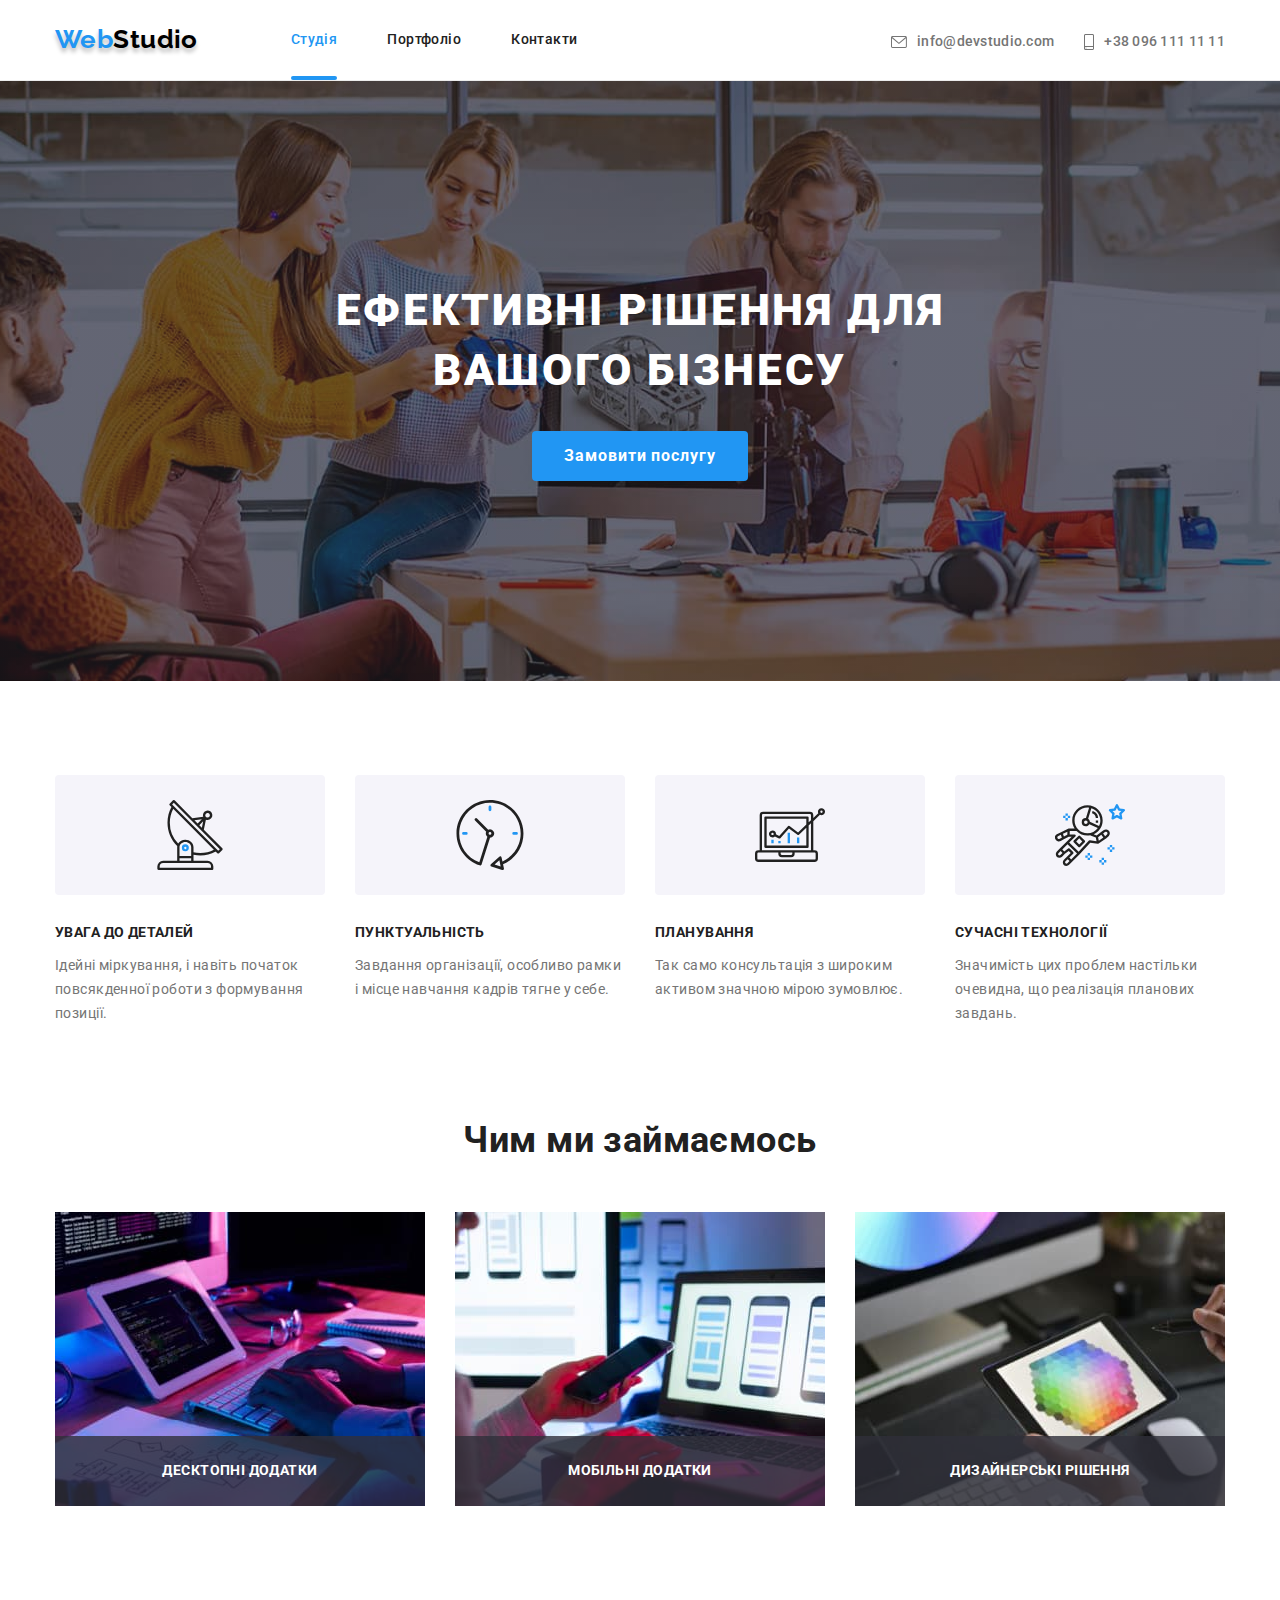
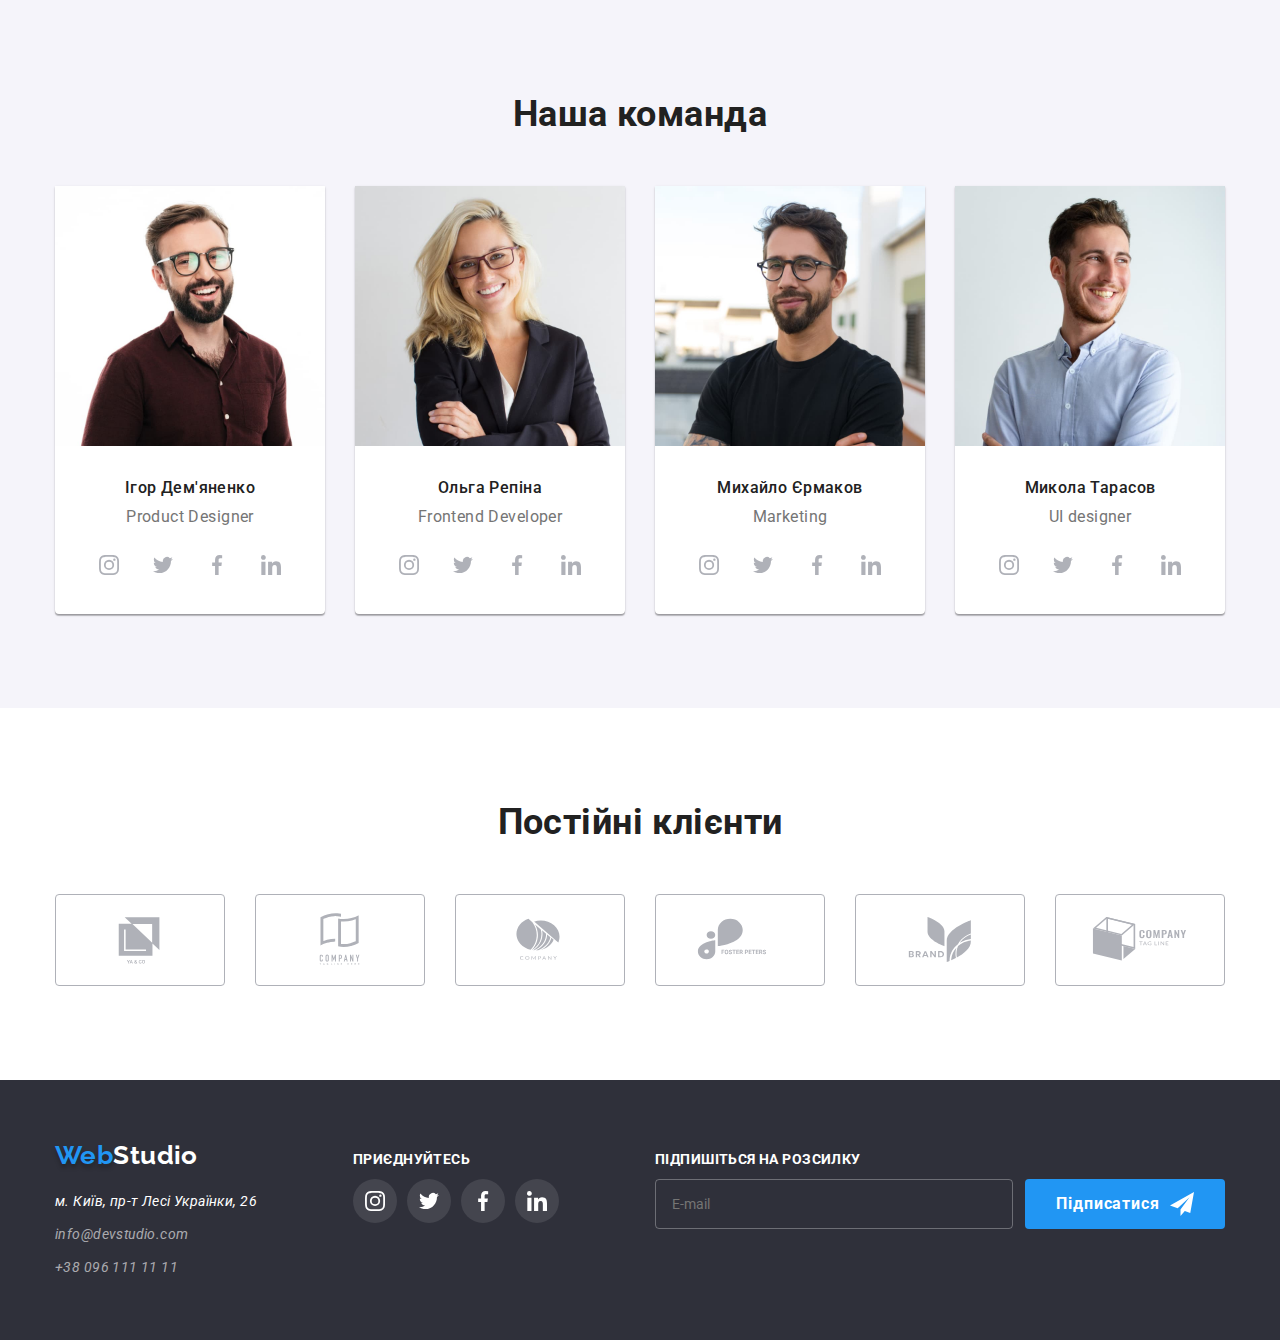
<file: index.html>
<!DOCTYPE html>
<html lang="uk">
  <head>
    <meta charset="UTF-8" />
    <meta http-equiv="X-UA-Compatible" content="IE=edge" />
    <meta name="viewport" content="width=device-width, initial-scale=1.0" />
    <title lang="en">WebStudio</title>
    <link rel="preconnect" href="https://fonts.googleapis.com" />
    <link rel="preconnect" href="https://fonts.gstatic.com" crossorigin />
    <link
      href="https://fonts.googleapis.com/css2?family=Raleway:wght@700&family=Roboto:wght@400;500;700;900&display=swap"
      rel="stylesheet"
    />
    <link
      rel="stylesheet"
      href="https://cdnjs.cloudflare.com/ajax/libs/modern-normalize/1.1.0/modern-normalize.min.css"
    />
    <link rel="stylesheet" href="./css/styles.css" />
  </head>
  <body>
    <!-- header -->
    <header class="header">
      <div class="nav container">
        <nav class="main-nav">
          <a href="/index.html" lang="en" class="header-logo-link"
            ><span class="logo-icon">Web</span>Studio</a
          >
          <ul class="header-list list">
            <li class="header-list-item">
              <a href="" class="nav-link current"
                ><span class="nav-item">Студія</span></a
              >
            </li>
            <li class="header-list-item">
              <a href="./portfolio.html" class="nav-link">Портфоліо</a>
            </li>
            <li class="header-list-item">
              <a href="" class="nav-link">Контакти</a>
            </li>
          </ul>
        </nav>
        <ul class="contact-link list">
          <li>
            <a
              href="mailto:info@devstudio.com"
              class="contact-link-item contact"
            >
              <svg class="icon-header" width="16" height="12">
                <use href="./images/header/symbol-defs.svg#icon-envelope"></use>
              </svg>
              info@devstudio.com</a
            >
          </li>
          <li>
            <a href="tel:+380961111111" class="contact-link-item contact">
              <svg class="icon-header" width="10" height="16">
                <use
                  href="./images/header/symbol-defs.svg#icon-smartphone"
                ></use>
              </svg>
              +38 096 111 11 11</a
            >
          </li>
        </ul>
      </div>
    </header>

    <!-- hero content -->
    <main>
      <section class="section hero">
        <div class="container">
          <h1 class="hero-title">Ефективні рішення для вашого бізнесу</h1>
          <button type="button" class="hero-button" data-modal-open>
            Замовити послугу
          </button>
        </div>
      </section>

      <!-- features -->
      <section class="section features">
        <h2 class="visually-hidden">Особливості</h2>
        <div class="container">
          <ul class="features-list list">
            <li class="features-list-item icon-antenna">
              <div class="features-text">
                <svg class="features-icon" width="70" height="70">
                  <use
                    href="./images/features/symbol-defs.svg#icon-antenna"
                  ></use>
                </svg>
              </div>
              <h3 class="features-title">Увага до деталей</h3>
              <p class="text">
                Ідейні міркування, і навіть початок повсякденної роботи з
                формування позиції.
              </p>
            </li>
            <li class="features-list-item icon-clock">
              <div class="features-text">
                <svg class="features-icon" width="70" height="70">
                  <use
                    href="./images/features/symbol-defs.svg#icon-clock"
                  ></use>
                </svg>
              </div>
              <h3 class="features-title">Пунктуальність</h3>
              <p class="text">
                Завдання організації, особливо рамки і місце навчання кадрів
                тягне у себе.
              </p>
            </li>
            <li class="features-list-item icon-diagram">
              <div class="features-text">
                <svg class="features-icon" width="70" height="70">
                  <use
                    href="./images/features/symbol-defs.svg#icon-diagram"
                  ></use>
                </svg>
              </div>
              <h3 class="features-title">Планування</h3>
              <p class="text">
                Так само консультація з широким активом значною мірою зумовлює.
              </p>
            </li>
            <li class="features-list-item icon-astronaut">
              <div class="features-text">
                <svg class="features-icon" width="70" height="70">
                  <use
                    href="./images/features/symbol-defs.svg#icon-astronaut"
                  ></use>
                </svg>
              </div>
              <h3 class="features-title">Сучасні технології</h3>
              <p class="text">
                Значимість цих проблем настільки очевидна, що реалізація
                планових завдань.
              </p>
            </li>
          </ul>
        </div>
      </section>

      <!-- about -->
      <section class="section about">
        <div class="container">
          <h2 class="section-title">Чим ми займаємось</h2>
          <ul class="about-list list">
            <li class="about-item">
              <div class="about-thumb">
                <img
                  src="./images/about/box1.jpg"
                  alt="Написання коду"
                  width="370"
                  height="294"
                />
                <p class="about-text">Десктопні додатки</p>
              </div>
            </li>
            <li class="about-item">
              <div class="about-thumb">
                <img
                  src="./images/about/box2.jpg"
                  alt="Розробка мобільного додатку"
                  width="370"
                  height="294"
                />
                <p class="about-text">Мобільні додатки</p>
              </div>
            </li>
            <li class="about-item">
              <div class="about-thumb">
                <img
                  src="./images/about/box3.jpg"
                  alt="Підбірка кольорів"
                  width="370"
                  height="294"
                />
                <p class="about-text">Дизайнерські рішення</p>
              </div>
            </li>
          </ul>
        </div>
      </section>

      <!-- team -->
      <section class="section team">
        <div class="container">
          <h2 class="section-title team">Наша команда</h2>
          <ul class="team-list list">
            <li class="team-item">
              <img
                src="./images/team/team1.jpg"
                alt="фото Ігоря Дем'яненко"
                width="270"
                height="260"
                class="team-img"
              />
              <div class="team-info">
                <h3 class="team-title">Ігор Дем'яненко</h3>
                <p class="team-text" lang="en">Product Designer</p>
                <ul class="team-soc-list list">
                  <li class="team-soc-item">
                    <a href="" class="team-soc-link">
                      <svg class="team-soc-icon" width="20" height="20">
                        <use
                          href="./images/team/symbol-defs.svg#icon-instagram1"
                        ></use>
                      </svg>
                    </a>
                  </li>
                  <li class="team-soc-item">
                    <a href="" class="team-soc-link">
                      <svg class="team-soc-icon" width="20" height="20">
                        <use
                          href="./images/team/symbol-defs.svg#icon-twitter1"
                        ></use></svg
                    ></a>
                  </li>
                  <li class="team-soc-item">
                    <a href="" class="team-soc-link">
                      <svg class="team-soc-icon" width="20" height="20">
                        <use
                          href="./images/team/symbol-defs.svg#icon-facebook1"
                        ></use></svg
                    ></a>
                  </li>
                  <li class="team-soc-item">
                    <a href="" class="team-soc-link">
                      <svg class="team-soc-icon" width="20" height="20">
                        <use
                          href="./images/team/symbol-defs.svg#icon-linkedin1"
                        ></use></svg
                    ></a>
                  </li>
                </ul>
              </div>
            </li>
            <li class="team-item">
              <img
                src="./images/team/team2.jpg"
                alt="фото Ольги Репіної"
                width="270"
                height="260"
              />
              <div class="team-info">
                <h3 class="team-title">Ольга Репіна</h3>
                <p class="team-text" lang="en">Frontend Developer</p>
                <ul class="team-soc-list list">
                  <li class="team-soc-item">
                    <a href="" class="team-soc-link">
                      <svg class="team-soc-icon" width="20" height="20">
                        <use
                          href="./images/team/symbol-defs.svg#icon-instagram1"
                        ></use>
                      </svg>
                    </a>
                  </li>
                  <li class="team-soc-item">
                    <a href="" class="team-soc-link">
                      <svg class="team-soc-icon" width="20" height="20">
                        <use
                          href="./images/team/symbol-defs.svg#icon-twitter1"
                        ></use></svg
                    ></a>
                  </li>
                  <li class="team-soc-item">
                    <a href="" class="team-soc-link">
                      <svg class="team-soc-icon" width="20" height="20">
                        <use
                          href="./images/team/symbol-defs.svg#icon-facebook1"
                        ></use></svg
                    ></a>
                  </li>
                  <li class="team-soc-item">
                    <a href="" class="team-soc-link">
                      <svg class="team-soc-icon" width="20" height="20">
                        <use
                          href="./images/team/symbol-defs.svg#icon-linkedin1"
                        ></use></svg
                    ></a>
                  </li>
                </ul>
              </div>
            </li>
            <li class="team-item">
              <img
                src="./images/team/team3.jpg"
                alt="фото Михайла Єрмакова"
                width="270"
                height="260"
              />
              <div class="team-info">
                <h3 class="team-title">Михайло Єрмаков</h3>
                <p class="team-text" lang="en">Marketing</p>
                <ul class="team-soc-list list">
                  <li class="team-soc-item">
                    <a href="" class="team-soc-link">
                      <svg class="team-soc-icon" width="20" height="20">
                        <use
                          href="./images/team/symbol-defs.svg#icon-instagram1"
                        ></use>
                      </svg>
                    </a>
                  </li>
                  <li class="team-soc-item">
                    <a href="" class="team-soc-link">
                      <svg class="team-soc-icon" width="20" height="20">
                        <use
                          href="./images/team/symbol-defs.svg#icon-twitter1"
                        ></use></svg
                    ></a>
                  </li>
                  <li class="team-soc-item">
                    <a href="" class="team-soc-link">
                      <svg class="team-soc-icon" width="20" height="20">
                        <use
                          href="./images/team/symbol-defs.svg#icon-facebook1"
                        ></use></svg
                    ></a>
                  </li>
                  <li class="team-soc-item">
                    <a href="" class="team-soc-link">
                      <svg class="team-soc-icon" width="20" height="20">
                        <use
                          href="./images/team/symbol-defs.svg#icon-linkedin1"
                        ></use></svg
                    ></a>
                  </li>
                </ul>
              </div>
            </li>
            <li class="team-item">
              <img
                src="./images/team/team4.jpg"
                alt="фото Миколи Тарасова"
                width="270"
                height="260"
              />
              <div class="team-info">
                <h3 class="team-title">Микола Тарасов</h3>
                <p class="team-text" lang="en">UI designer</p>
                <ul class="team-soc-list list">
                  <li class="team-soc-item">
                    <a href="" class="team-soc-link">
                      <svg class="team-soc-icon" width="20" height="20">
                        <use
                          href="./images/team/symbol-defs.svg#icon-instagram1"
                        ></use>
                      </svg>
                    </a>
                  </li>
                  <li class="team-soc-item">
                    <a href="" class="team-soc-link">
                      <svg class="team-soc-icon" width="20" height="20">
                        <use
                          href="./images/team/symbol-defs.svg#icon-twitter1"
                        ></use></svg
                    ></a>
                  </li>
                  <li class="team-soc-item">
                    <a href="" class="team-soc-link">
                      <svg class="team-soc-icon" width="20" height="20">
                        <use
                          href="./images/team/symbol-defs.svg#icon-facebook1"
                        ></use></svg
                    ></a>
                  </li>
                  <li class="team-soc-item">
                    <a href="" class="team-soc-link">
                      <svg class="team-soc-icon" width="20" height="20">
                        <use
                          href="./images/team/symbol-defs.svg#icon-linkedin1"
                        ></use></svg
                    ></a>
                  </li>
                </ul>
              </div>
            </li>
          </ul>
        </div>
      </section>

      <!-- clinents -->
      <section class="section">
        <div class="container">
          <h2 class="section-title">Постійні клієнти</h2>
          <ul class="clients-list list">
            <li class="clients-list-item">
              <a href="" class="clients-link"
                ><svg class="clients-icon" width="106" height="60">
                  <use
                    href="./images/clients/symbol-defs.svg#icon-client1"
                  ></use></svg
              ></a>
            </li>
            <li class="clients-list-item">
              <a href="" class="clients-link"
                ><svg class="clients-icon" width="106" height="60">
                  <use
                    href="./images/clients/symbol-defs.svg#icon-client2"
                  ></use></svg
              ></a>
            </li>
            <li class="clients-list-item">
              <a href="" class="clients-link"
                ><svg class="clients-icon" width="106" height="60">
                  <use
                    href="./images/clients/symbol-defs.svg#icon-client3"
                  ></use></svg
              ></a>
            </li>
            <li class="clients-list-item">
              <a href="" class="clients-link"
                ><svg class="clients-icon" width="106" height="60">
                  <use
                    href="./images/clients/symbol-defs.svg#icon-client4"
                  ></use></svg
              ></a>
            </li>
            <li class="clients-list-item">
              <a href="" class="clients-link"
                ><svg class="clients-icon" width="106" height="60">
                  <use
                    href="./images/clients/symbol-defs.svg#icon-client5"
                  ></use></svg
              ></a>
            </li>
            <li class="clients-list-item">
              <a class="clients-link">
                <svg class="clients-icon" width="106" height="60">
                  <use
                    href="./images/clients/symbol-defs.svg#icon-client6"
                  ></use>
                </svg>
              </a>
            </li>
          </ul>
        </div>
      </section>
    </main>
    <!-- footer -->
    <footer class="footer">
      <div class="main-footer container">
        <div>
          <a href="/index.html" lang="en" class="footer-logo-link">
            <span class="logo-icon">Web</span>Studio</a
          >

          <address>
            <ul class="footer-list list">
              <li class="footer-item">
                <a
                  href="https://goo.gl/maps/As9qBDeMbdzoeBJFA"
                  target="_blank"
                  rel="noreferrer noopener"
                  class="footer-adress"
                  >м. Київ, пр-т Лесі Українки, 26</a
                >
              </li>
              <li class="footer-item">
                <a href="mailto:info@devstudio.com" class="footer-contact-link"
                  >info@devstudio.com</a
                >
              </li>
              <li class="footer-item">
                <a href="tel:+380961111111" class="footer-contact-link"
                  >+38 096 111 11 11</a
                >
              </li>
            </ul>
          </address>
        </div>
        <div class="join">
          <h2 class="join-title">Приєднуйтесь</h2>
          <ul class="join-list list">
            <li class="join-item">
              <a href="" class="join-link">
                <svg class="join-soc-icon" width="20" height="20">
                  <use
                    href="./images/footer/symbol-defs.svg#icon-instagram1"
                  ></use></svg
              ></a>
            </li>
            <li class="join-item">
              <a href="" class="join-link">
                <svg class="join-soc-icon" width="20" height="20">
                  <use
                    href="./images/footer/symbol-defs.svg#icon-twitter1"
                  ></use></svg
              ></a>
            </li>
            <li class="join-item">
              <a href="" class="join-link">
                <svg class="join-soc-icon" width="20" height="20">
                  <use
                    href="./images/footer/symbol-defs.svg#icon-facebook1"
                  ></use></svg
              ></a>
            </li>
            <li class="join-item">
              <a href="" class="join-link">
                <svg class="join-soc-icon" width="20" height="20">
                  <use
                    href="./images/footer/symbol-defs.svg#icon-linkedin1"
                  ></use></svg
              ></a>
            </li>
          </ul>
        </div>
        <div class="subscribe">
          <h2 class="subscribe-title">Підпишіться на розсилку</h2>
          <form>
            <input
              type="email"
              name="subscribe-email"
              placeholder="E-mail"
              class="subscribe-form"
            />
            <button type="submit" class="subscribe-button">
              Підписатися
              <svg class="subscribe-icon" width="24" height="24">
                <use
                  href="./images/footer/symbol-defs.svg#icon-subscribe"
                ></use>
              </svg>
            </button>
          </form>
        </div>
      </div>
    </footer>

    <div class="backdrop is-hidden" data-modal>
      <div class="modal">
        <button data-modal-close class="modal-close">
          <svg class="modal-close-img">
            <use href="./images/hero/symbol-defs.svg#icon-close-tag"></use>
          </svg>
        </button>
        <div class="modal-form">
          <p class="modal-title">Залиште свої дані, ми вам передзвонимо</p>
          <form>
            <div class="modal-field">
              <label for="user-name" class="modal-label">Ім'я</label>
              <div class="input-wrap">
                <input
                  type="name"
                  class="modal-input"
                  name="user-name"
                  id="user-name"
                />
                <svg class="modal-input-icon" width="18" height="18">
                  <use href="./images/modal/symbol-defs.svg#icon-person"></use>
                </svg>
              </div>
            </div>
            <div class="modal-field">
              <label for="user-tel" class="modal-label">Телефон</label>
              <div class="input-wrap">
                <input
                  type="tel"
                  class="modal-input"
                  name="user-tel"
                  id="user-tel"
                />
                <svg class="modal-input-icon" width="18" height="18">
                  <use href="./images/modal/symbol-defs.svg#icon-phone"></use>
                </svg>
              </div>
            </div>
            <div class="modal-field">
              <label for="user-email" class="modal-label">Пошта</label>
              <div class="input-wrap">
                <input
                  type="email"
                  class="modal-input"
                  name="user-email"
                  id="user-email"
                />
                <svg class="modal-input-icon" width="18" height="18">
                  <use href="./images/modal/symbol-defs.svg#icon-email"></use>
                </svg>
              </div>
            </div>
            <div class="modal-field div-feedback">
              <label for="feedback" class="modal-label">Коментар</label>
              <textarea
                name="feedback"
                id="feedback"
                placeholder="Введіть текст"
                class="feedback-text modal-input"
              ></textarea>
            </div>
            <div class="modal-field checkbox">
              <input
                type="checkbox"
                name="privacy"
                id="privacy"
                class="input-check visually-hidden"
                value="true"
                required
              />
              <label for="privacy" class="check-text">
                <span>
                  <svg class="check-icon" width="16" height="15">
                    <use href="./images/modal/symbol-defs.svg#icon-che1"></use>
                  </svg>
                </span>
                Погоджуюся з розсилкою та приймаю 
                <a href="#" class="policy-link">Умови договору</a>
              </label>
            </div>
            <button type="submit" class="privacy-button">Відправити</button>
          </form>
        </div>
      </div>
    </div>
    <script src="./js/modal.js"></script>
  </body>
</html>
</file>
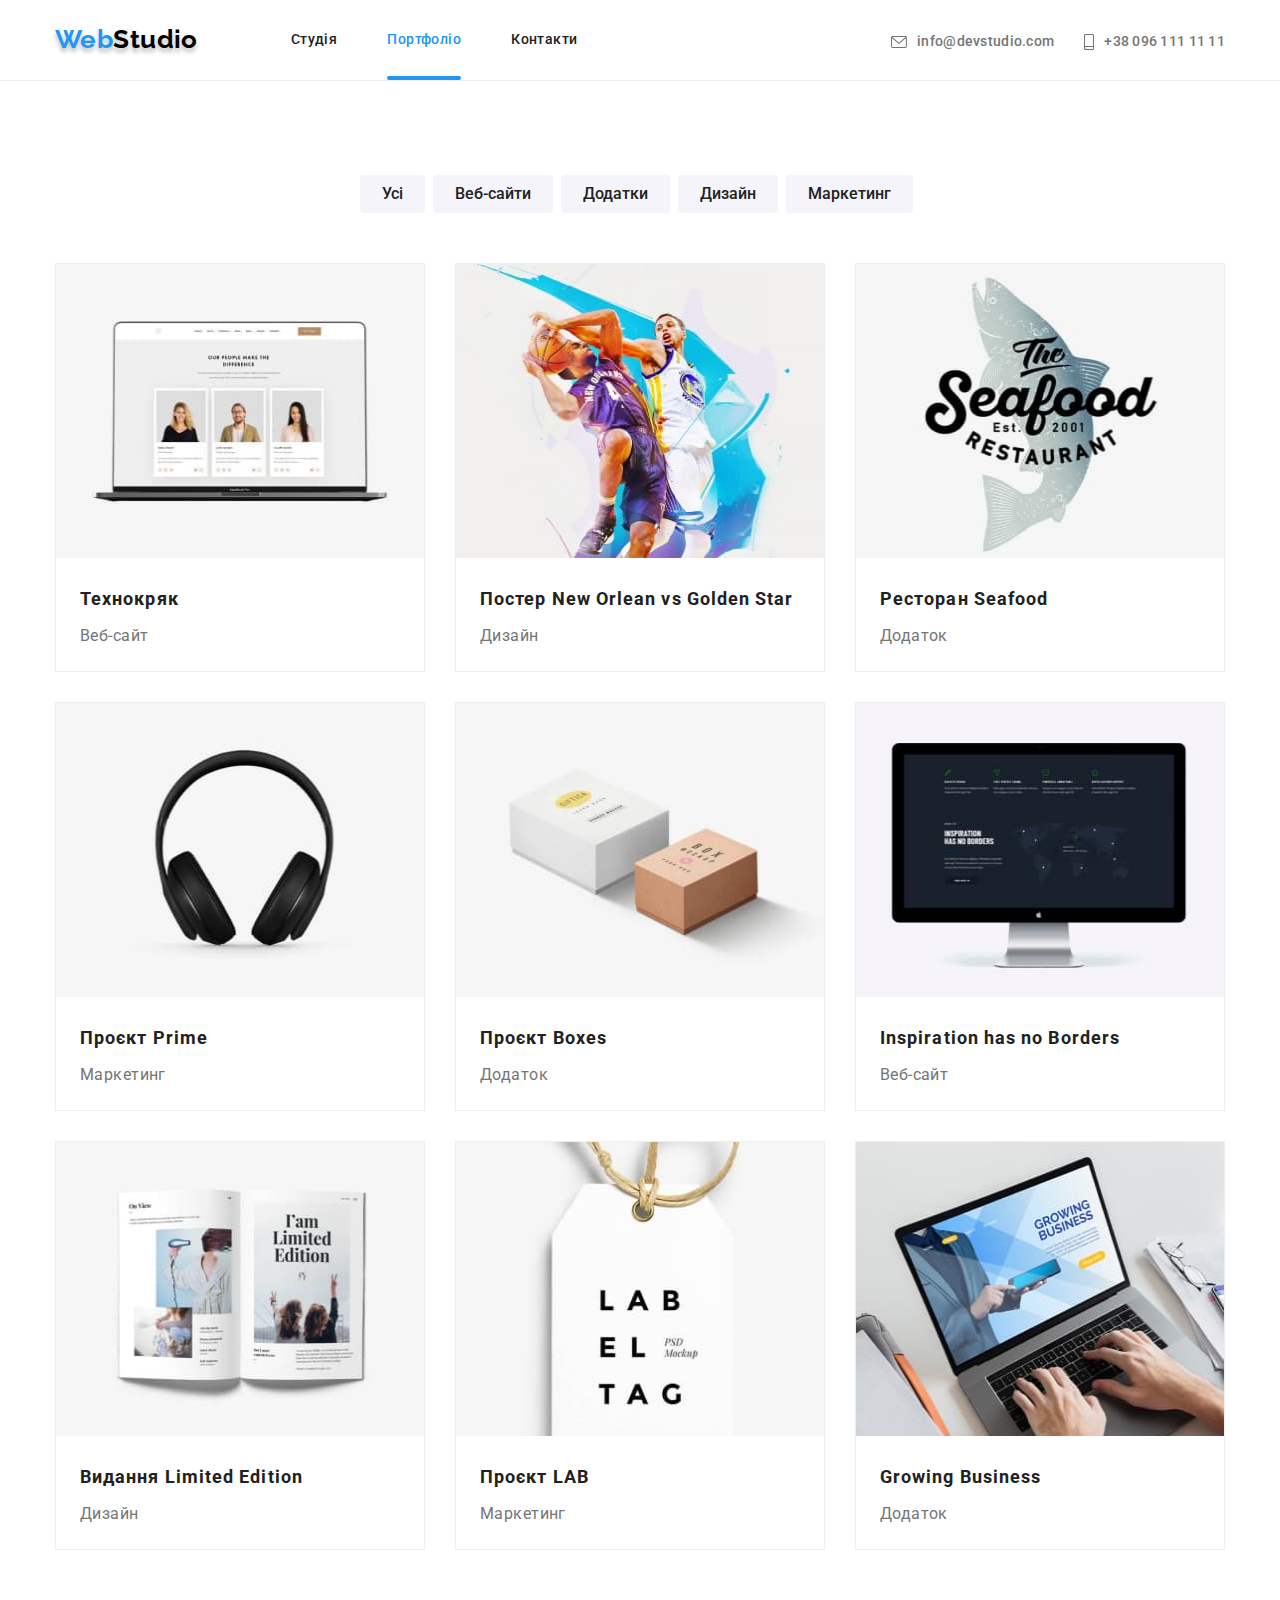
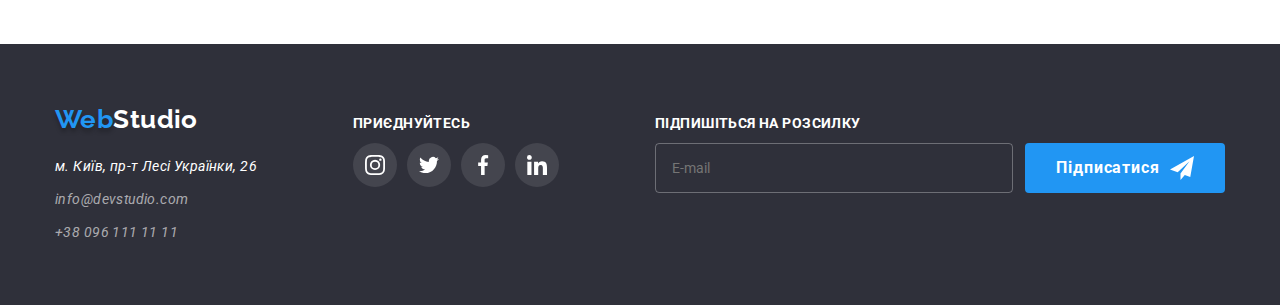
<file: portfolio.html>
<!DOCTYPE html>
<html lang="en">
  <head>
    <meta charset="UTF-8" />
    <meta http-equiv="X-UA-Compatible" content="IE=edge" />
    <meta name="viewport" content="width=device-width, initial-scale=1.0" />
    <title lang="en">WebStudio</title>
    <link rel="preconnect" href="https://fonts.googleapis.com" />
    <link rel="preconnect" href="https://fonts.gstatic.com" crossorigin />
    <link
      href="https://fonts.googleapis.com/css2?family=Raleway:wght@700&family=Roboto:wght@400;500;700;900&display=swap"
      rel="stylesheet"
    />
    <link
      rel="stylesheet"
      href="https://cdnjs.cloudflare.com/ajax/libs/modern-normalize/1.1.0/modern-normalize.min.css"
    />
    <link rel="stylesheet" href="./css/styles.css" />
  </head>
  <body>
    <!-- header -->
    <header class="header">
      <div class="nav container">
        <nav class="main-nav">
          <a href="/index.html" lang="en" class="header-logo-link"
            ><span class="logo-icon">Web</span>Studio</a
          >
          <ul class="header-list list">
            <li class="header-list-item">
              <a href="./index.html" class="nav-link">Студія</a>
            </li>
            <li class="header-list-item">
              <a href="" class="nav-link current"
                ><span class="nav-item">Портфоліо</span></a
              >
            </li>
            <li class="header-list-item">
              <a href="" class="nav-link">Контакти</a>
            </li>
          </ul>
        </nav>
        <ul class="contact-link list">
          <li>
            <a
              href="mailto:info@devstudio.com"
              class="contact-link-item contact"
            >
              <svg class="icon-header" width="16" height="12">
                <use href="./images/header/symbol-defs.svg#icon-envelope"></use>
              </svg>
              info@devstudio.com</a
            >
          </li>
          <li>
            <a href="tel:+380961111111" class="contact-link-item contact">
              <svg class="icon-header" width="10" height="16">
                <use
                  href="./images/header/symbol-defs.svg#icon-smartphone"
                ></use>
              </svg>
              +38 096 111 11 11</a
            >
          </li>
        </ul>
      </div>
    </header>

    <!-- content -->
    <main>
      <section class="section project">
        <div class="container">
          <h1 class="visually-hidden">Портфоліо</h1>
          <ul class="filter-list list">
            <li class="filter-item">
              <button type="button" class="filter-btn">Усі</button>
            </li>
            <li class="filter-item">
              <button type="button" class="filter-btn">Веб-сайти</button>
            </li>
            <li class="filter-item">
              <button type="button" class="filter-btn">Додатки</button>
            </li>
            <li class="filter-item">
              <button type="button" class="filter-btn">Дизайн</button>
            </li>
            <li class="filter-item">
              <button type="button" class="filter-btn">Маркетинг</button>
            </li>
          </ul>
          <ul class="project-list list">
            <li class="project-card">
              <a href="" class="project-link">
                <div class="project-thumb">
                  <img
                    src="./images/portfolio/portfolio1.jpg"
                    alt="Розробка веб-сайту"
                    width="370"
                    height="294"
                    class="project-img"
                  />
                  <p class="project-overlay-text">
                    Ресурс пропонує комплексні пропозиції з різним рівнем
                    функціоналу та сервісів. Все це дозволить відвідувачу
                    отримати вичерпні відомості про компанію чи приватну особу.
                  </p>
                </div>
                <div class="project-info">
                  <h2 class="project-title">Технокряк</h2>
                  <p class="project-text">Веб-сайт</p>
                </div>
              </a>
            </li>
            <li class="project-card">
              <a href="" class="project-link">
                <div class="project-thumb">
                  <img
                    src="./images/portfolio/portfolio2.jpg"
                    alt="Розробка веб-сайту"
                    width="370"
                    height="294"
                    class="project-img"
                  />
                  <p class="project-overlay-text">
                    Ресурс пропонує комплексні пропозиції з різним рівнем
                    функціоналу та сервісів. Все це дозволить відвідувачу
                    отримати вичерпні відомості про компанію чи приватну особу.
                  </p>
                </div>
                <div class="project-info">
                  <h2 class="project-title">
                    Постер New Orlean vs Golden Star
                  </h2>
                  <p class="project-text">Дизайн</p>
                </div>
              </a>
            </li>
            <li class="project-card">
              <a href="" class="project-link">
                <div class="project-thumb">
                  <img
                    src="./images/portfolio/portfolio3.jpg"
                    alt="Розробка веб-сайту"
                    width="370"
                    height="294"
                    class="project-img"
                  />
                  <p class="project-overlay-text">
                    Ресурс пропонує комплексні пропозиції з різним рівнем
                    функціоналу та сервісів. Все це дозволить відвідувачу
                    отримати вичерпні відомості про компанію чи приватну особу.
                  </p>
                </div>
                <div class="project-info">
                  <h2 class="project-title">Ресторан Seafood</h2>
                  <p class="project-text">Додаток</p>
                </div>
              </a>
            </li>
            <li class="project-card">
              <a href="" class="project-link">
                <div class="project-thumb">
                  <img
                    src="./images/portfolio/portfolio4.jpg"
                    alt="Розробка веб-сайту"
                    width="370"
                    height="294"
                    class="project-img"
                  />
                  <p class="project-overlay-text">
                    Ресурс пропонує комплексні пропозиції з різним рівнем
                    функціоналу та сервісів. Все це дозволить відвідувачу
                    отримати вичерпні відомості про компанію чи приватну особу.
                  </p>
                </div>
                <div class="project-info">
                  <h2 class="project-title">Проєкт Prime</h2>
                  <p class="project-text">Маркетинг</p>
                </div>
              </a>
            </li>
            <li class="project-card">
              <a href="" class="project-link">
                <div class="project-thumb">
                  <img
                    src="./images/portfolio/portfolio5.jpg"
                    alt="Розробка веб-сайту"
                    width="370"
                    height="294"
                    class="project-img"
                  />
                  <p class="project-overlay-text">
                    Ресурс пропонує комплексні пропозиції з різним рівнем
                    функціоналу та сервісів. Все це дозволить відвідувачу
                    отримати вичерпні відомості про компанію чи приватну особу.
                  </p>
                </div>
                <div class="project-info">
                  <h2 class="project-title">Проєкт Boxes</h2>
                  <p class="project-text">Додаток</p>
                </div>
              </a>
            </li>
            <li class="project-card">
              <a href="" class="project-link">
                <div class="project-thumb">
                  <img
                    src="./images/portfolio/portfolio6.jpg"
                    alt="Розробка веб-сайту"
                    width="370"
                    height="294"
                    class="project-img"
                  />
                  <p class="project-overlay-text">
                    Ресурс пропонує комплексні пропозиції з різним рівнем
                    функціоналу та сервісів. Все це дозволить відвідувачу
                    отримати вичерпні відомості про компанію чи приватну особу.
                  </p>
                </div>
                <div class="project-info">
                  <h2 class="project-title">Inspiration has no Borders</h2>
                  <p class="project-text">Веб-сайт</p>
                </div>
              </a>
            </li>
            <li class="project-card">
              <a href="" class="project-link">
                <div class="project-thumb">
                  <img
                    src="./images/portfolio/portfolio7.jpg"
                    alt="Розробка веб-сайту"
                    width="370"
                    height="294"
                    class="project-img"
                  />
                  <p class="project-overlay-text">
                    Ресурс пропонує комплексні пропозиції з різним рівнем
                    функціоналу та сервісів. Все це дозволить відвідувачу
                    отримати вичерпні відомості про компанію чи приватну особу.
                  </p>
                </div>
                <div class="project-info">
                  <h2 class="project-title">Видання Limited Edition</h2>
                  <p class="project-text">Дизайн</p>
                </div>
              </a>
            </li>
            <li class="project-card">
              <a href="" class="project-link">
                <div class="project-thumb">
                  <img
                    src="./images/portfolio/portfolio8.jpg"
                    alt="Розробка веб-сайту"
                    width="370"
                    height="294"
                    class="project-img"
                  />
                  <p class="project-overlay-text">
                    Ресурс пропонує комплексні пропозиції з різним рівнем
                    функціоналу та сервісів. Все це дозволить відвідувачу
                    отримати вичерпні відомості про компанію чи приватну особу.
                  </p>
                </div>
                <div class="project-info">
                  <h2 class="project-title">Проєкт LAB</h2>
                  <p class="project-text">Маркетинг</p>
                </div>
              </a>
            </li>
            <li class="project-card">
              <a href="" class="project-link">
                <div class="project-thumb">
                  <img
                    src="./images/portfolio/portfolio9.jpg"
                    alt="Розробка веб-сайту"
                    width="370"
                    height="294"
                    class="project-img"
                  />
                  <p class="project-overlay-text">
                    Ресурс пропонує комплексні пропозиції з різним рівнем
                    функціоналу та сервісів. Все це дозволить відвідувачу
                    отримати вичерпні відомості про компанію чи приватну особу.
                  </p>
                </div>
                <div class="project-info">
                  <h2 class="project-title">Growing Business</h2>
                  <p class="project-text">Додаток</p>
                </div>
              </a>
            </li>
          </ul>
        </div>
      </section>
    </main>
    <!-- footer -->
    <footer class="footer">
      <div class="main-footer container">
        <div>
          <a href="/index.html" lang="en" class="footer-logo-link">
            <span class="logo-icon">Web</span>Studio</a
          >

          <address>
            <ul class="footer-list list">
              <li class="footer-item">
                <a
                  href="https://goo.gl/maps/As9qBDeMbdzoeBJFA"
                  target="_blank"
                  rel="noreferrer noopener"
                  class="footer-adress"
                  >м. Київ, пр-т Лесі Українки, 26</a
                >
              </li>
              <li class="footer-item">
                <a href="mailto:info@devstudio.com" class="footer-contact-link"
                  >info@devstudio.com</a
                >
              </li>
              <li class="footer-item">
                <a href="tel:+380961111111" class="footer-contact-link"
                  >+38 096 111 11 11</a
                >
              </li>
            </ul>
          </address>
        </div>
        <div class="join">
          <h2 class="join-title">Приєднуйтесь</h2>
          <ul class="join-list list">
            <li class="join-item">
              <a href="" class="join-link">
                <svg class="join-soc-icon" width="20" height="20">
                  <use
                    href="./images/footer/symbol-defs.svg#icon-instagram1"
                  ></use></svg
              ></a>
            </li>
            <li class="join-item">
              <a href="" class="join-link">
                <svg class="join-soc-icon" width="20" height="20">
                  <use
                    href="./images/footer/symbol-defs.svg#icon-twitter1"
                  ></use></svg
              ></a>
            </li>
            <li class="join-item">
              <a href="" class="join-link">
                <svg class="join-soc-icon" width="20" height="20">
                  <use
                    href="./images/footer/symbol-defs.svg#icon-facebook1"
                  ></use></svg
              ></a>
            </li>
            <li class="join-item">
              <a href="" class="join-link">
                <svg class="join-soc-icon" width="20" height="20">
                  <use
                    href="./images/footer/symbol-defs.svg#icon-linkedin1"
                  ></use></svg
              ></a>
            </li>
          </ul>
        </div>
        <div class="subscribe">
          <h2 class="subscribe-title">Підпишіться на розсилку</h2>
          <form>
            <input
              type="email"
              name="subscribe-email"
              placeholder="E-mail"
              class="subscribe-form"
            />
            <button type="submit" class="subscribe-button">
              Підписатися
              <svg class="subscribe-icon" width="24" height="24">
                <use
                  href="./images/footer/symbol-defs.svg#icon-subscribe"
                ></use>
              </svg>
            </button>
          </form>
        </div>
      </div>
    </footer>
  </body>
</html>
</file>
<file: css/styles.css>
/* колір фону #FFFFFF
вторинний колір фону #F5F4FA
основний колір тексту та мейл+телефон в header #757575
Колір заголовків #212121
Колір взаємодії #2196F3
Background під h1 та footer #2F303A 
Колір мейл+телефон в футер color: rgba(255, 255, 255, 0.6);

Білий колір #FFFFFF
Чорний колір #000000
*/
/* 
font-family: 'Raleway', sans-serif;
font-family: 'Roboto', sans-serif; */

:root {
  --primary-bckg-color: #ffffff;
  --second-bckd-color: #f5f4fa;
  --primary-text-color: #757575;
  --primary-title-color: #212121;
  --primary-action-color: #2196f3;
  --bckg-footer-color: #2f303a;
  --white-color: #ffffff;
  --black-color: #000000;
  --shadow-project: 0px 1px 1px rgba(0, 0, 0, 0.12),
    0px 4px 4px rgba(0, 0, 0, 0.06), 1px 4px 6px rgba(0, 0, 0, 0.16);
  --soc-icon: #afb1b8;
  --header-icon: #757575;
  --project-overlay: rgba(33, 150, 243, 0.9);
  --modal-background: rgba(0, 0, 0, 0.2);
  --features-info-bckg: rgba(47, 48, 58, 0.8);
  --modal-border: rgba(33, 33, 33, 0.2);
  --subscribe-border-color: rgba(255, 255, 255, 0.3);
  --placeholder-color: rgba(117, 117, 117, 0.5);

}
/* index.html */
body {
  background-color: var(--primary-bckg-c);
  color: var(--primary-text-color);
  font-family: "Roboto";
  letter-spacing: 0.03em;
  font-size: 14px;
  font-style: normal;
}
.section {
  padding: 94px 0;
}
.visually-hidden {
  position: absolute;
  white-space: nowrap;
  width: 1px;
  height: 1px;
  overflow: hidden;
  border: 0;
  padding: 0;
  clip: rect(0 0 0 0);
  clip-path: inset(50%);
  margin: -1px;
}

.list {
  list-style: none;
  margin: 0;
  padding: 0;
}

.container {
  width: 1200px;
  margin: 0 auto;
  padding: 0px 15px;
}

/* header */
.header {
  border-bottom: 1px solid #ececec;
}
.header .container {
  align-items: baseline;
}

.logo-icon {
  color: var(--primary-action-color);
}
.header-logo-link {
  color: var(--black-color);
  text-decoration: none;
  font-family: "Raleway";
  font-weight: 700;
  font-size: 26px;
  line-height: 1.19;
  margin-right: 93px;
  padding-top: 24px;
  padding-bottom: 25px;
}

.logo-icon,
.header-logo-link {
  text-shadow: 0px 4px 4px rgba(0, 0, 0, 0.25);
}

.header-list-item:not(:last-child) {
  margin-right: 50px;
}

.header-list-item {
  position: relative;
}

.current {
  display: inline-block;
  color: var(--primary-action-color);
}

.current::after {
  content: "";
  background-color: var(--primary-action-color);
  width: 100%;
  height: 4px;
  border-radius: 2px;
  position: absolute;
  left: 0;
  bottom: 0;
}

.nav-link {
  display: block;
  color: var(--primary-title-color);
  text-decoration: none;
  font-weight: 500;
  line-height: 1.14;
  padding-bottom: 32px;
  padding-top: 32px;
  transition-property: color;
  transition-duration: 250ms;
  transition-timing-function: cubic-bezier(0.4, 0, 0.2, 1);
}
.nav-link:hover,
.nav-link:focus {
  color: var(--primary-action-color);
  cursor: pointer;
}
.nav-item {
  color: var(--primary-action-color);
}

.contact-link {
  margin-left: auto;
  gap: 30px;
}

.contact-link-item {
  display: flex;
  justify-content: center;
  align-items: center;
  color: var(--primary-text-color);
  text-decoration: none;
  font-weight: 500;
  line-height: 1.14;
  letter-spacing: 0.02em;
  transition-property: color;
  transition-duration: 250ms;
  transition-timing-function: cubic-bezier(0.4, 0, 0.2, 1);
}

.contact-link-item:hover,
.contact-link-item:focus {
  color: var(--primary-action-color);
}
.icon-header {
  margin-right: 10px;
  fill: var(--header-icon);
  transition-duration: 250ms;
  transition-timing-function: cubic-bezier(0.4, 0, 0.2, 1);
}
.contact-link-item:hover .icon-header,
.contact-link-item:focus .icon-header {
  fill: var(--primary-action-color);
}
.nav,
.main-nav,
.header-list,
.contact-link {
  display: flex;
  align-items: center;
}
/* Hero */

.hero {
  background-color: var(--bckg-footer-color);
  background-image: linear-gradient(
      rgba(47, 48, 58, 0.4),
      rgba(47, 48, 58, 0.4)
    ),
    url(../images/hero/bckg.jpg);
  background-repeat: no-repeat;
  background-position: center;
  background-size: cover;
  max-width: 1600px;
  text-align: center;
  padding: 200px 0;
  margin: 0 auto;
}

.hero-title {
  color: var(--white-color);
  font-weight: 900;
  font-size: 44px;
  line-height: 1.36;
  letter-spacing: 0.06em;
  text-transform: uppercase;
  margin: 0 auto 30px auto;
  width: 700px;
}
.hero-button {
  background-color: var(--primary-action-color);
  color: var(--white-color);
  font-weight: 700;
  font-size: 16px;
  line-height: 1.87;
  align-items: center;
  letter-spacing: 0.06em;
  border-radius: 4px;
  padding: 10px 32px;
  border-style: none;
  cursor: pointer;
  transition-property: color;
  transition-duration: 250ms;
  transition-timing-function: cubic-bezier(0.4, 0, 0.2, 1);
}
.hero-button:hover,
.hero-button:focus {
  color: var(--primary-title-color);
}

/* features */

.features-list {
  display: flex;
  gap: 30px;
}
.features-list-item {
  width: 270px;
  content: "";
  display: block;
}

.features-text {
  display: flex;
  height: 120px;
  background-color: var(--second-bckd-color);
  margin-bottom: 30px;
  align-items: center;
  background-repeat: no-repeat;
  background-position: center;
  justify-content: center;
  border-radius: 4px;
}

/* .features-list-item.icon-antenna::before {
  background-image: url(../images/features/antenna.svg);
} */
/* .features-list-item.icon-clock::before {
  background-image: url(../images/features/clock.svg);
}

.features-list-item.icon-diagram::before {
  background-image: url(../images/features/diagram.svg);
}

.features-list-item.icon-astronaut::before {
  background-image: url(../images/features/astronaut.svg);
} */

.features-title {
  color: var(--primary-title-color);
  font-size: 14px;
  line-height: 1.14;
  text-transform: uppercase;
  margin-top: 0;
  margin-bottom: 10;
}

.features .text {
  line-height: 1.71;
  margin-top: 0;
  margin-bottom: 0;
}
.section.features {
  padding-bottom: 0;
}

/* about */

.section-title {
  color: var(--primary-title-color);
  font-size: 36px;
  line-height: 1.16;
  text-align: center;
  margin-top: 0;
  margin-bottom: 50px;
}
.about-list {
  display: flex;
}
.about-item {
  display: inline-block;
  margin-right: 30px;
}
.about-item:last-child {
  margin-right: 0px;
}

.about-thumb {
  position: relative;
  max-height: 294px;
}

.about-text {
  position: absolute;
  bottom: 0;
  left: 0;
  background-color: var(--features-info-bckg);
  width: 100%;
  max-height: 70px;
  margin: 0;
  padding: 27px 0;
  font-weight: 700;
  line-height: 1.14;
  text-align: center;
  text-transform: uppercase;
  color: var(--white-color);
}

/* team */

.team {
  background-color: var(--second-bckd-color);
}
.section-title.team {
  margin-top: 0;
  margin-bottom: 50px;
}
.team-list {
  display: flex;
}
.team-img {
  margin-top: 0;
  /* margin-bottom: 30px; */
}
.team-info {
  padding-top: 30px;
  padding-bottom: 30px;
}
.team-title {
  color: var(--primary-title-color);
  font-weight: 500;
  font-size: 16px;
  line-height: 1.18;
  text-align: center;
  margin-top: 0;
  margin-bottom: 10px;
}
.team-text {
  font-size: 16px;
  line-height: 1.18;
  text-align: center;
  margin-top: 0;
  margin-bottom: 16px;
}
.team-soc-list {
  display: flex;
  justify-content: center;
  gap: 10px;
}

.team-soc-link {
  display: flex;
  align-items: center;
  justify-content: center;
  width: 44px;
  height: 44px;
  border-radius: 50%;
  transition-property: color, background;
  transition-duration: 250ms;
  transition-timing-function: cubic-bezier(0.4, 0, 0.2, 1);
}
.team-soc-icon {
  fill: var(--soc-icon);
  transition-property: fill;
  transition-duration: 250ms;
  transition-timing-function: cubic-bezier(0.4, 0, 0.2, 1);
}
.team-soc-link:hover,
.team-soc-link:focus {
  background-color: var(--primary-action-color);
}
.team-soc-link:hover .team-soc-icon,
.team-soc-link:focus .team-soc-icon {
  fill: var(--white-color);
}
.team-item {
  display: inline-block;
  background-color: var(--white-color);
  border-radius: 0 0 4px 4px;
  box-shadow: 0px 1px 3px rgba(0, 0, 0, 0.12), 0px 1px 1px rgba(0, 0, 0, 0.14),
    0px 2px 1px rgba(0, 0, 0, 0.2);
  max-width: 270px;
  margin-right: 30px;
  width: 270px;
  height: 428px;
}

.team-item:last-child {
  margin-right: 0px;
}
/* clients */
.clients-list {
  display: flex;
  gap: 30px;
  justify-content: center;
  align-items: center;
}
.clients-list-item {
  width: calc((100% - 150px) / 6);
}
.clients-link {
  border: 1px solid var(--soc-icon);
  border-radius: 4px;
  display: flex;
  justify-content: center;
  align-items: center;
  width: 170px;
  height: 92px;
  transition-property: border;
  transition-duration: 250ms;
  transition-timing-function: cubic-bezier(0.4, 0, 0.2, 1);
}
.clients-link:hover,
.clients-link:focus {
  border-color: var(--primary-action-color);
}
.clients-icon {
  transition-property: fill;
  transition-duration: 250ms;
  transition-timing-function: cubic-bezier(0.4, 0, 0.2, 1);
}
.clients-link:hover .clients-icon,
.clients-link:focus .clients-icon {
  fill: var(--primary-action-color);
}

.clients-icon {
  fill: var(--soc-icon);
}
/* footer */

.footer {
  background-color: var(--bckg-footer-color);
  padding: 60px 0px;
}
.footer .container {
  display: flex;
  align-items: baseline;
  justify-content: space-between;
}

.footer-logo-link {
  color: var(--white-color);
  text-decoration: none;
  font-family: "Raleway";
  font-weight: 700;
  font-size: 26px;
  line-height: 1.19;
  margin-bottom: 20px;
  display: inline-block;
}
.footer-item:not(:last-child) {
  margin-bottom: 9px;
}

.footer-adress {
  color: var(--white-color);
  text-decoration: none;
  line-height: 1.71;
}
.footer-adress,
.footer-contact-link {
  display: inline-block;
}

/* .footer-adress:hover,
.footer-adress:focus {
  color: var(--primary-action-color);
} */

.footer-contact-link {
  color: rgba(255, 255, 255, 0.6);
  text-decoration: none;
  line-height: 1.71;
  transition-property: color;
  transition-duration: 250ms;
  transition-timing-function: cubic-bezier(0.4, 0, 0.2, 1);
}

.footer-contact-link:hover,
.footer-contact-link:focus {
  color: var(--primary-action-color);
}

.footer-icon {
  display: flex;
}
/* join */

.join-list a {
  text-decoration: none;
  color: var(--white-color);
  background-color: rgba(255, 255, 255, 0.1);
}
.join-title,
.subscribe-title {
  font-weight: 700;
  font-size: 14px;
  line-height: 1.14;
  text-transform: uppercase;
  color: var(--white-color);
}
.join-list {
  display: flex;
  gap: 10px;
  justify-content: center;
  width: 206px;
}

.join-link {
  display: flex;
  align-items: center;
  justify-content: center;
  width: 44px;
  height: 44px;
  border-radius: 50%;
  transition-property: background;
  transition-duration: 250ms;
  transition-timing-function: cubic-bezier(0.4, 0, 0.2, 1);
}
.join-link:hover,
.join-link:focus {
  background-color: var(--primary-action-color);
}
.join-soc-icon,
.subscribe-icon {
  fill: var(--white-color);
}

/* Subscribe */

.subscribe-form {
  background-color: inherit;
  border: 1px solid var(--subscribe-border-color);
  width: 358px;
  height: 50px;
  border-radius: 4px;
  color: var(--white-color);
  padding-left: 16px;
}
.subscribe form {
  display: flex;
  flex-direction: row;
}

.subscribe-button {
  display: flex;
  background-color: var(--primary-action-color);
  justify-content: center;
  text-align: center;
  align-items: center;
  width: 200px;
  height: 50px;
  border-radius: 4px;
  border-style: none;
  color: var(--white-color);
  font-family: "Roboto";
  font-size: 16px;
  line-height: 1.875;
  letter-spacing: 0.06em;
  font-weight: 700;
  padding: 10px 28px;
  margin-left: 12px;
  transition-property: color, box-shadow;
  transition-duration: 250ms;
  transition-timing-function: cubic-bezier(0.4, 0, 0.2, 1);
  cursor: pointer;
}

.subscribe-button:hover,
.subscribe-button:focus {
  box-shadow: 0px 4px 4px rgba(0, 0, 0, 0.15);
  color: var(--black-color);
}

.subscribe-button:hover .subscribe-icon,
.subscribe-button:focus .subscribe-icon {
  fill: var(--black-color);
}
.subscribe-icon {
  margin-left: 10px;
  transition-duration: 250ms;
  transition-timing-function: cubic-bezier(0.4, 0, 0.2, 1);
}

/* portfolio.html */

/* portfolio */

.filter-list {
  display: flex;
  margin-bottom: 50px;
  justify-content: center;
}
.filter-item {
  padding-right: 8px;
}
.filter-btn {
  color: var(--primary-title-color);
  background-color: #f5f4fa;
  cursor: pointer;
  font-weight: 500;
  font-size: 16px;
  line-height: 1.62;
  text-align: center;
  font-family: inherit;
  border-radius: 4px;
  border-style: none;
  padding: 6px 22px;
  transition-property: background, box-shadow, color;
  transition-duration: 250ms;
  transition-timing-function: cubic-bezier(0.4, 0, 0.2, 1);
}

.filter-btn:hover,
.filter-btn:focus {
  background-color: var(--primary-action-color);
  color: var(--white-color);
  box-shadow: 0px 3px 1px rgba(0, 0, 0, 0.1), 0px 1px 2px rgba(0, 0, 0, 0.08),
    0px 2px 2px rgba(0, 0, 0, 0.12);
}

.project-title {
  color: var(--primary-title-color);
  font-size: 18px;
  line-height: 2;
  letter-spacing: 0.06em;
  margin-top: 0;
  margin-bottom: 4px;
}

.project-text {
  color: var(--primary-text-color);
  font-size: 16px;
  line-height: 1.87;
  margin-top: 0;
  margin-bottom: 0;
}

.project-list {
  display: flex;
  flex-wrap: wrap;
  gap: 30px;
}
.project-card {
  border: 1px solid #eee;
  max-width: 370px;
  width: calc((100% - 60px) / 3);
}
.project-card img {
  max-width: 100%;
}

.project-link {
  display: block;
  text-decoration: none;
  transition-property: box-shadow;
  transition-duration: 250ms;
  transition-timing-function: cubic-bezier(0.4, 0, 0.2, 1);
}

.project-link:hover,
.project-link:focus {
  box-shadow: var(--shadow-project);
  /* transition-duration: 250ms;
  transition-timing-function: cubic-bezier(0.4, 0, 0.2, 1); */
}
.project-info {
  padding: 20px 24px;
}

.project-thumb {
  position: relative;
  overflow: hidden;
}

.project-overlay-text {
  position: absolute;
  display: flex;
  color: var(--white-color);
  top: 0;
  left: 0;
  margin: 0;
  padding-left: 24px;
  padding-right: 24px;
  justify-content: center;
  text-align: center;
  align-items: center;
  background-color: var(--project-overlay);
  width: 100%;
  height: 100%;
  font-weight: 400;
  font-size: 18px;
  line-height: 1.55;

  transform: translateY(100%);
  transition-property: transform;
  transition-duration: 250ms;
  transition-timing-function: cubic-bezier(0.4, 0, 0.2, 1);
}

.project-link:hover .project-overlay-text,
.project-link:focus .project-overlay-text {
  transform: translateY(0%);
}

/* Modal */
.backdrop {
  position: fixed;
  top: 0;
  left: 0;
  width: 100%;
  height: 100%;
  background-color: var(--modal-background);
  transition-property: opacity, visibility;
  transition-duration: 250ms;
  transition-timing-function: cubic-bezier(0.4, 0, 0.2, 1);
}
.backdrop.is-hidden {
  opacity: 0;
  pointer-events: none;
  visibility: hidden;
}
.modal {
  position: absolute;
  top: 50%;
  left: 50%;
  transform: translate(-50%, -50%);
  height: 581px;
  width: 528px;
  background-color: var(--white-color);
  padding: 40px;
}

.modal-close {
  position: absolute;
  right: 8px;
  top: 8px;
  display: flex;
  justify-content: center;
  align-items: center;
  width: 30px;
  height: 30px;
  background-color: var(--white-color);
  color: var(--black-color);
  border: 1px solid rgba(0, 0, 0, 0.1);
  border-radius: 50%;
  cursor: pointer;
}

.modal-close:hover .modal-close-img,
.modal-close:focus .modal-close-img {
  fill: var(--primary-action-color);
}

.modal-close-img {
  height: 11px;
  width: 11px;
  fill: var(--black-color);
  transition-property: fill;
  transition-duration: 250ms;
  transition-timing-function: cubic-bezier(0.4, 0, 0.2, 1);
}

.modal-field {
  margin-bottom: 10px;
}
.modal-label {
  display: block;
  margin-bottom: 4px;
  font-weight: 400;
  font-size: 12px;
  line-height: 1.16;
  letter-spacing: 0.01em;
}
.modal-title {
  font-weight: 700;
  font-size: 20px;
  line-height: 1.15;
  text-align: center;
  color: var(--primary-title-color);
  margin-top: 0;
  margin-bottom: 12px;
}
.input-wrap {
  position: relative;
}
.modal-input {
  width: 100%;
  height: 40px;
  border: 1px solid var(--modal-border);
  border-radius: 4px;
  padding-left: 42px;
  outline: transparent;
  transition-property: border-color;
  transition-duration: 250ms;
  transition-timing-function: cubic-bezier(0.4, 0, 0.2, 1);
}

.modal-input-icon {
  transition-property: fill;
  transition-duration: 250ms;
  transition-timing-function: cubic-bezier(0.4, 0, 0.2, 1);
}
.modal-input:focus{
  border-color: var(--primary-action-color);
}

.modal-input:focus + .modal-input-icon{
  fill: var(--primary-action-color);
}


.modal-input-icon {
  position: absolute;
  top: 50%;
  transform: translateY(-50%);
  left: 12px;

}

.policy-link {
  text-decoration: none;
  text-decoration-line: underline;
  color: var(--primary-action-color);
  margin-left: 3px;
}
.div-feedback {
  margin-bottom: 20px;
}
.feedback-text {
  display: block;
  width: 100%;
  height: 120px;
  resize: none;
  border: 1px solid var(--modal-border);
  border-radius: 4px;
  padding: 12px 16px;
}

.feedback-text::placeholder {
  font-weight: 400;
  font-size: 12px;
  letter-spacing: 1.16;
  letter-spacing: 0.01em;
  color: var(--placeholder-color) ;
}
.checkbox {
  display: flex;
  justify-content: center;
  align-items: center;
  width: 100%;
  margin-bottom: 30px;
}
.check-text {
  font-weight: 400;
  line-height: 1.71 ;
  color: var(--primary-text-color);
  display: flex;
  align-items: center;
}

.check-text span {
  width: 16px;
  height: 16px;
  border: 2px solid var(--black-color);
  border-radius: 2px;
  margin-right: 5px;
  display: flex;
  align-items: center;
  justify-content: center;
  fill: transparent;
  transition-property: border-color;
  transition-duration: 250ms;
  transition-timing-function: cubic-bezier(0.4, 0, 0.2, 1);
}

.input-check:checked + .check-text span {
  background-color: var(--primary-action-color);
  border-color: transparent;
  fill: var(--white-color);
}

.input-check:focus + .check-text span {
  border-color: var(--primary-action-color);
}

.modal-button-submit {
  display: flex;
  justify-content: center;
}
.privacy-button {
  padding: 10px 52px;
  background-color: var(--primary-action-color);
  border-style: none;
  border-radius: 4px;
  margin: 0 auto;
  transition-property: box-shadow, color;
  transition-duration: 250ms;
  transition-timing-function: cubic-bezier(0.4, 0, 0.2, 1);
  cursor: pointer;
  font-weight: 700;
  font-size: 16px;
  line-height: 1.87;
  letter-spacing: 0.06em;
  color: var(--white-color);
  display: block;
}

.privacy-button:hover {
  box-shadow:0px 4px 4px rgba(0, 0, 0, 0.15);
  color: var(--black-color);

}
</file>
